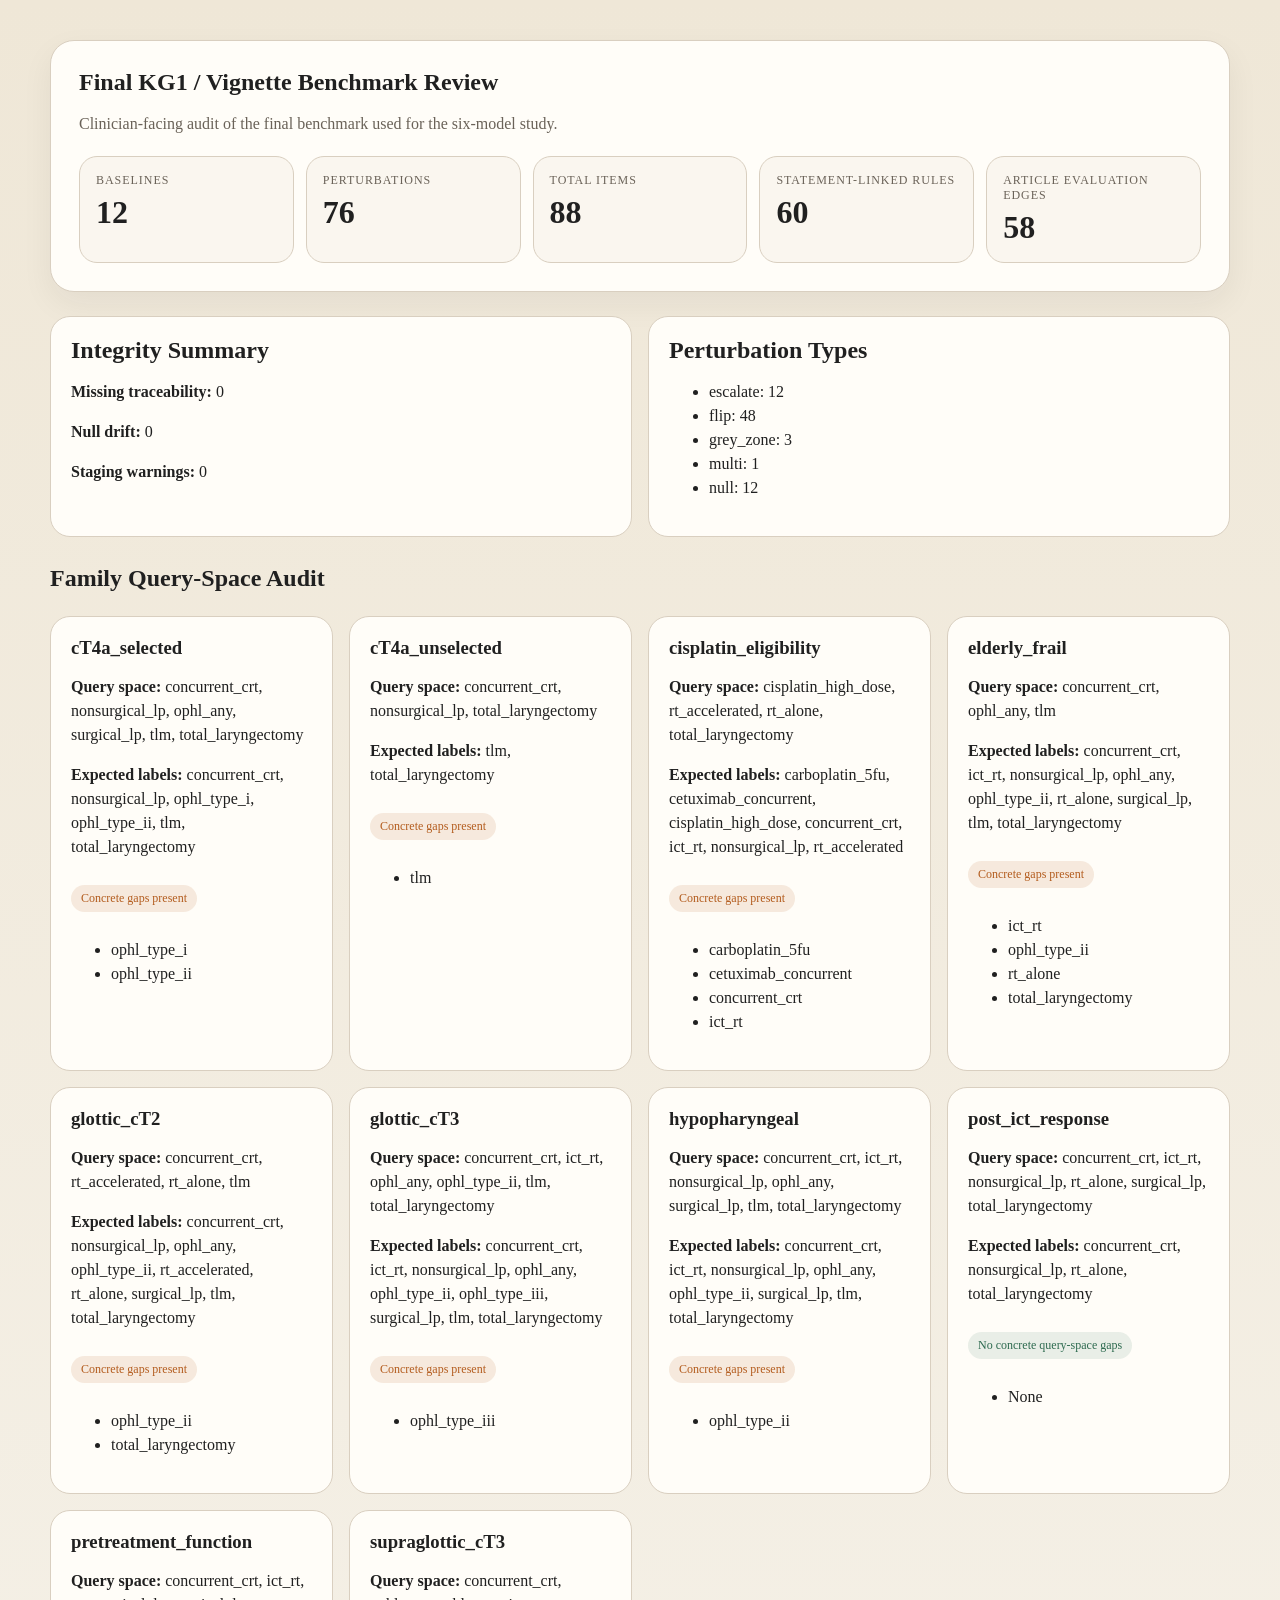
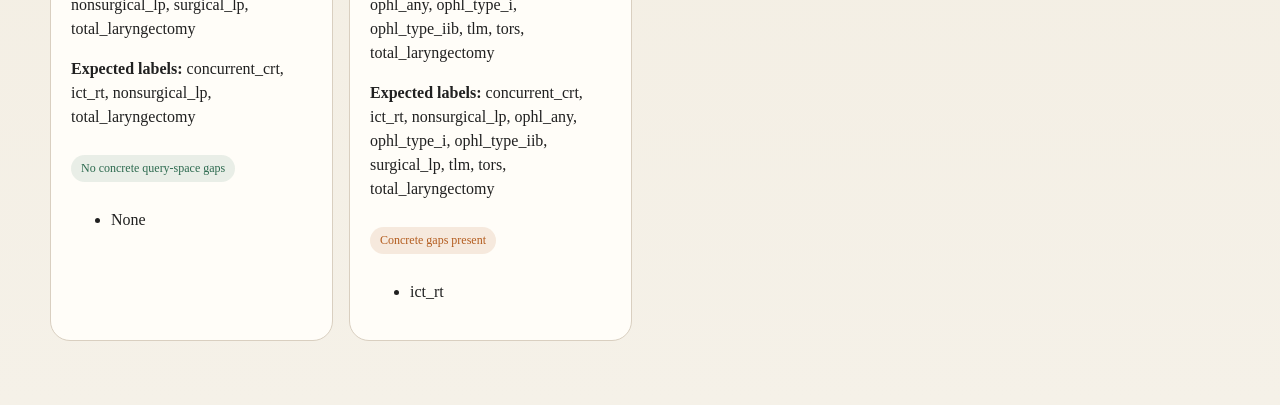
<file: docs/review/final_benchmark_lock/kg1_final_benchmark_review.html>
<!doctype html>
<html lang="en">
<head>
  <meta charset="utf-8" />
  <meta name="viewport" content="width=device-width, initial-scale=1" />
  <title>KG1 Benchmark Review</title>
  <style>
    :root {
      --bg: #f5f1e8;
      --ink: #202020;
      --muted: #6a6258;
      --panel: #fffdf8;
      --line: #d9cfc0;
      --ok: #2d6a4f;
      --warn: #b35c1e;
      --accent: #173f5f;
    }
    body { font-family: Georgia, 'Times New Roman', serif; background: linear-gradient(180deg, #efe7d7 0%, var(--bg) 100%); color: var(--ink); margin: 0; }
    .wrap { max-width: 1180px; margin: 0 auto; padding: 40px 24px 64px; }
    h1, h2, h3 { margin: 0 0 12px; }
    p, li { line-height: 1.5; }
    .hero { background: var(--panel); border: 1px solid var(--line); border-radius: 24px; padding: 28px; box-shadow: 0 12px 32px rgba(32,32,32,0.06); }
    .stats { display: grid; grid-template-columns: repeat(auto-fit, minmax(180px, 1fr)); gap: 12px; margin-top: 20px; }
    .stat { background: #faf6ef; border: 1px solid var(--line); border-radius: 18px; padding: 16px; }
    .label { color: var(--muted); font-size: 12px; text-transform: uppercase; letter-spacing: 0.08em; }
    .value { font-size: 32px; font-weight: 700; margin-top: 6px; }
    .grid { display: grid; grid-template-columns: repeat(auto-fit, minmax(280px, 1fr)); gap: 16px; margin-top: 24px; }
    .card { background: var(--panel); border: 1px solid var(--line); border-radius: 20px; padding: 20px; }
    .pill { display: inline-block; padding: 6px 10px; border-radius: 999px; font-size: 12px; margin: 10px 0; }
    .pill.ok { background: rgba(45,106,79,0.1); color: var(--ok); }
    .pill.warn { background: rgba(179,92,30,0.12); color: var(--warn); }
    .small { color: var(--muted); }
  </style>
</head>
<body>
  <div class="wrap">
    <section class="hero">
      <h1>Final KG1 / Vignette Benchmark Review</h1>
      <p class="small">Clinician-facing audit of the final benchmark used for the six-model study.</p>
      <div class="stats">
        <div class="stat"><div class="label">Baselines</div><div class="value">12</div></div>
        <div class="stat"><div class="label">Perturbations</div><div class="value">76</div></div>
        <div class="stat"><div class="label">Total Items</div><div class="value">88</div></div>
        <div class="stat"><div class="label">Statement-Linked Rules</div><div class="value">60</div></div>
        <div class="stat"><div class="label">Article Evaluation Edges</div><div class="value">58</div></div>
      </div>
    </section>
    <section class="grid">
      <section class="card">
        <h2>Integrity Summary</h2>
        <p><strong>Missing traceability:</strong> 0</p>
        <p><strong>Null drift:</strong> 0</p>
        <p><strong>Staging warnings:</strong> 0</p>
      </section>
      <section class="card">
        <h2>Perturbation Types</h2>
        <ul>
          <li>escalate: 12</li><li>flip: 48</li><li>grey_zone: 3</li><li>multi: 1</li><li>null: 12</li>
        </ul>
      </section>
    </section>
    <h2 style="margin-top: 28px;">Family Query-Space Audit</h2>
    <div class="grid">
      
            <section class="card">
              <h3>cT4a_selected</h3>
              <p><strong>Query space:</strong> concurrent_crt, nonsurgical_lp, ophl_any, surgical_lp, tlm, total_laryngectomy</p>
              <p><strong>Expected labels:</strong> concurrent_crt, nonsurgical_lp, ophl_type_i, ophl_type_ii, tlm, total_laryngectomy</p>
              <div class="pill warn">Concrete gaps present</div>
              <ul><li>ophl_type_i</li><li>ophl_type_ii</li></ul>
            </section>
            
            <section class="card">
              <h3>cT4a_unselected</h3>
              <p><strong>Query space:</strong> concurrent_crt, nonsurgical_lp, total_laryngectomy</p>
              <p><strong>Expected labels:</strong> tlm, total_laryngectomy</p>
              <div class="pill warn">Concrete gaps present</div>
              <ul><li>tlm</li></ul>
            </section>
            
            <section class="card">
              <h3>cisplatin_eligibility</h3>
              <p><strong>Query space:</strong> cisplatin_high_dose, rt_accelerated, rt_alone, total_laryngectomy</p>
              <p><strong>Expected labels:</strong> carboplatin_5fu, cetuximab_concurrent, cisplatin_high_dose, concurrent_crt, ict_rt, nonsurgical_lp, rt_accelerated</p>
              <div class="pill warn">Concrete gaps present</div>
              <ul><li>carboplatin_5fu</li><li>cetuximab_concurrent</li><li>concurrent_crt</li><li>ict_rt</li></ul>
            </section>
            
            <section class="card">
              <h3>elderly_frail</h3>
              <p><strong>Query space:</strong> concurrent_crt, ophl_any, tlm</p>
              <p><strong>Expected labels:</strong> concurrent_crt, ict_rt, nonsurgical_lp, ophl_any, ophl_type_ii, rt_alone, surgical_lp, tlm, total_laryngectomy</p>
              <div class="pill warn">Concrete gaps present</div>
              <ul><li>ict_rt</li><li>ophl_type_ii</li><li>rt_alone</li><li>total_laryngectomy</li></ul>
            </section>
            
            <section class="card">
              <h3>glottic_cT2</h3>
              <p><strong>Query space:</strong> concurrent_crt, rt_accelerated, rt_alone, tlm</p>
              <p><strong>Expected labels:</strong> concurrent_crt, nonsurgical_lp, ophl_any, ophl_type_ii, rt_accelerated, rt_alone, surgical_lp, tlm, total_laryngectomy</p>
              <div class="pill warn">Concrete gaps present</div>
              <ul><li>ophl_type_ii</li><li>total_laryngectomy</li></ul>
            </section>
            
            <section class="card">
              <h3>glottic_cT3</h3>
              <p><strong>Query space:</strong> concurrent_crt, ict_rt, ophl_any, ophl_type_ii, tlm, total_laryngectomy</p>
              <p><strong>Expected labels:</strong> concurrent_crt, ict_rt, nonsurgical_lp, ophl_any, ophl_type_ii, ophl_type_iii, surgical_lp, tlm, total_laryngectomy</p>
              <div class="pill warn">Concrete gaps present</div>
              <ul><li>ophl_type_iii</li></ul>
            </section>
            
            <section class="card">
              <h3>hypopharyngeal</h3>
              <p><strong>Query space:</strong> concurrent_crt, ict_rt, nonsurgical_lp, ophl_any, surgical_lp, tlm, total_laryngectomy</p>
              <p><strong>Expected labels:</strong> concurrent_crt, ict_rt, nonsurgical_lp, ophl_any, ophl_type_ii, surgical_lp, tlm, total_laryngectomy</p>
              <div class="pill warn">Concrete gaps present</div>
              <ul><li>ophl_type_ii</li></ul>
            </section>
            
            <section class="card">
              <h3>post_ict_response</h3>
              <p><strong>Query space:</strong> concurrent_crt, ict_rt, nonsurgical_lp, rt_alone, surgical_lp, total_laryngectomy</p>
              <p><strong>Expected labels:</strong> concurrent_crt, nonsurgical_lp, rt_alone, total_laryngectomy</p>
              <div class="pill ok">No concrete query-space gaps</div>
              <ul><li>None</li></ul>
            </section>
            
            <section class="card">
              <h3>pretreatment_function</h3>
              <p><strong>Query space:</strong> concurrent_crt, ict_rt, nonsurgical_lp, surgical_lp, total_laryngectomy</p>
              <p><strong>Expected labels:</strong> concurrent_crt, ict_rt, nonsurgical_lp, total_laryngectomy</p>
              <div class="pill ok">No concrete query-space gaps</div>
              <ul><li>None</li></ul>
            </section>
            
            <section class="card">
              <h3>supraglottic_cT3</h3>
              <p><strong>Query space:</strong> concurrent_crt, ophl_any, ophl_type_i, ophl_type_iib, tlm, tors, total_laryngectomy</p>
              <p><strong>Expected labels:</strong> concurrent_crt, ict_rt, nonsurgical_lp, ophl_any, ophl_type_i, ophl_type_iib, surgical_lp, tlm, tors, total_laryngectomy</p>
              <div class="pill warn">Concrete gaps present</div>
              <ul><li>ict_rt</li></ul>
            </section>
            
    </div>
  </div>
</body>
</html>
</file>
